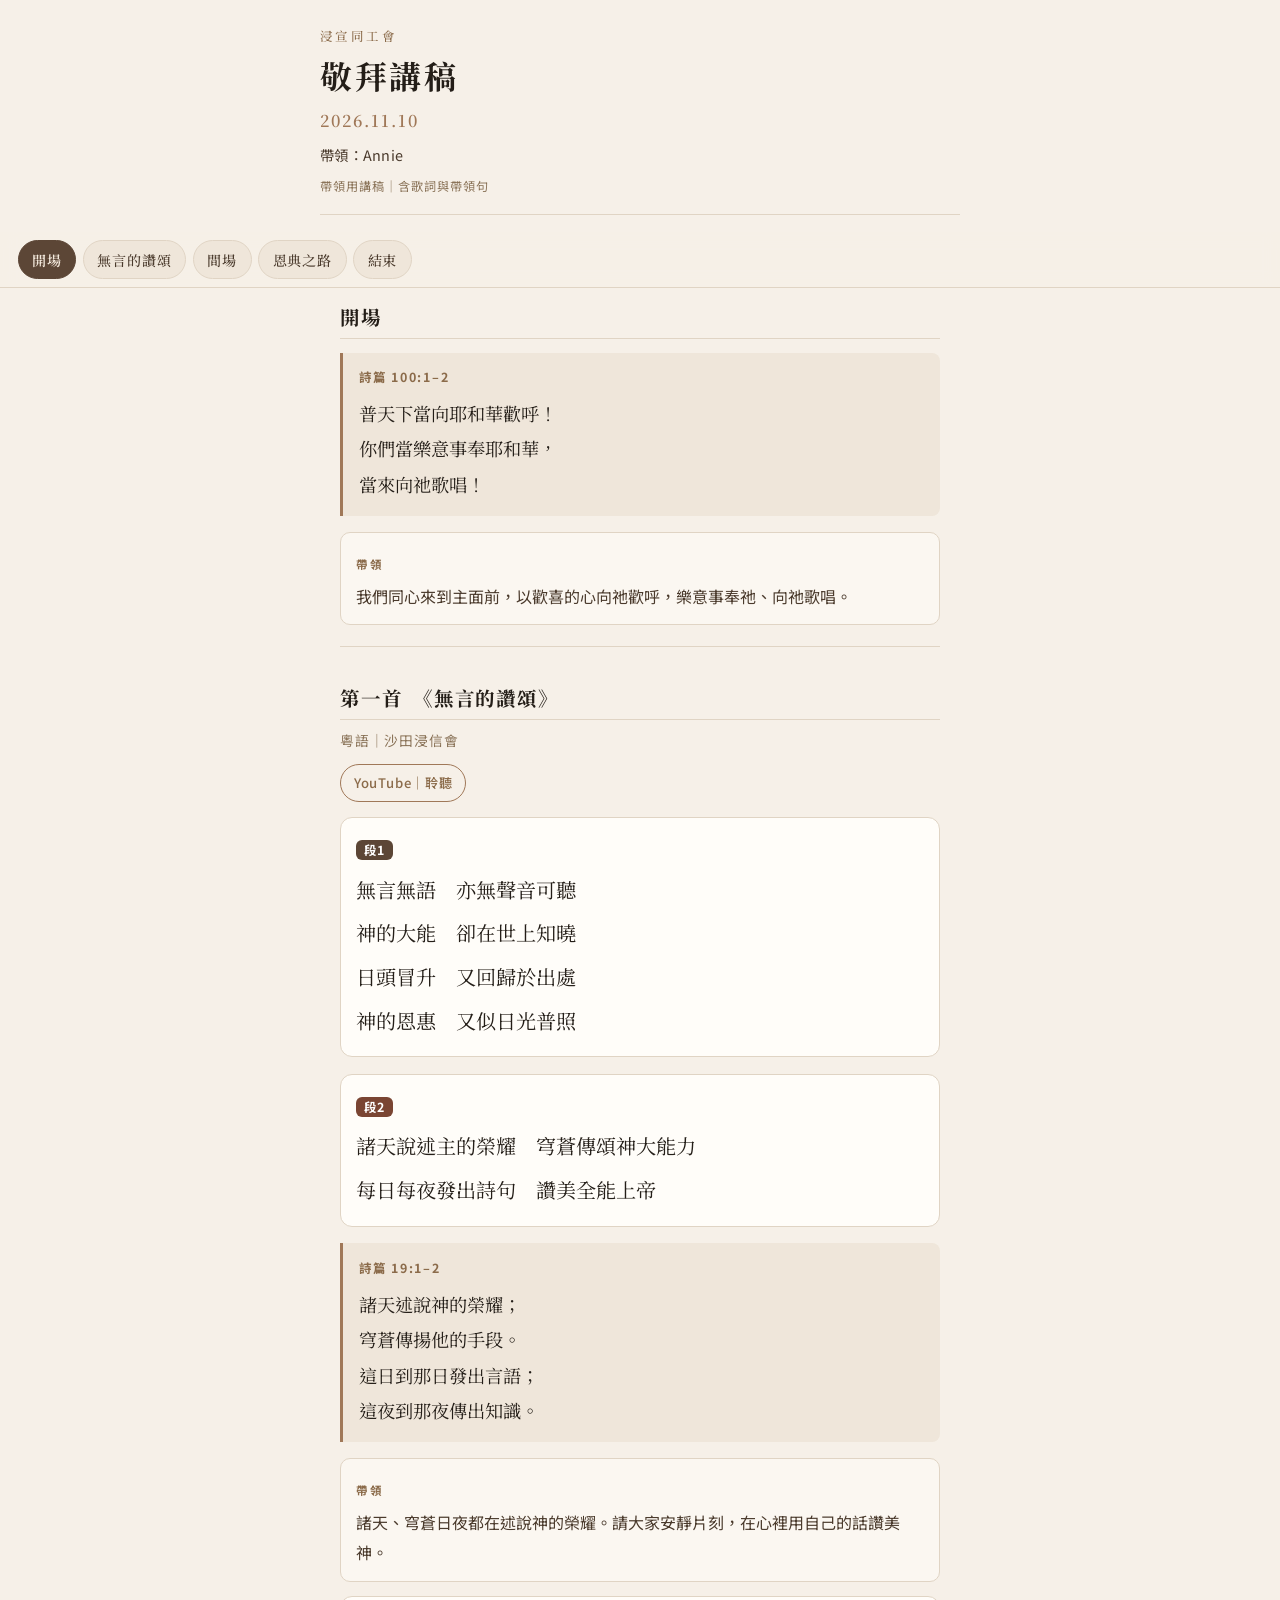
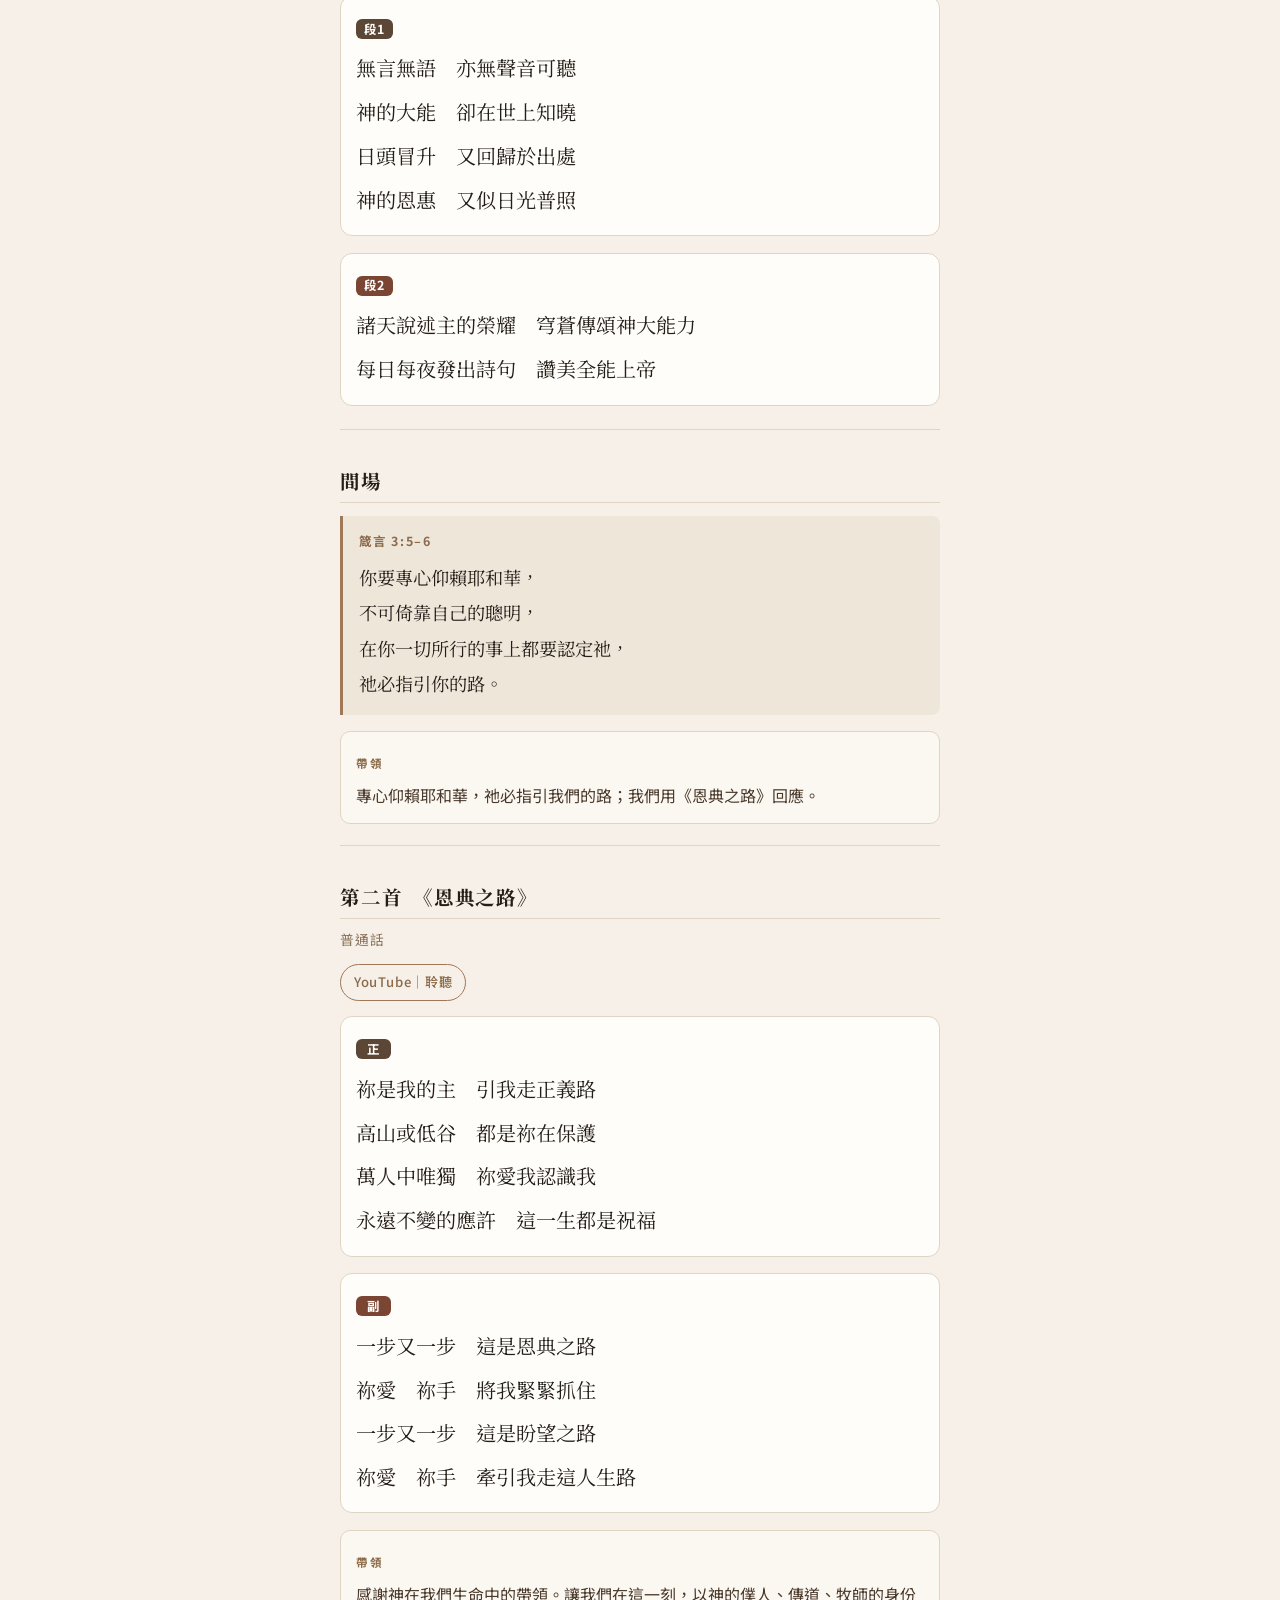
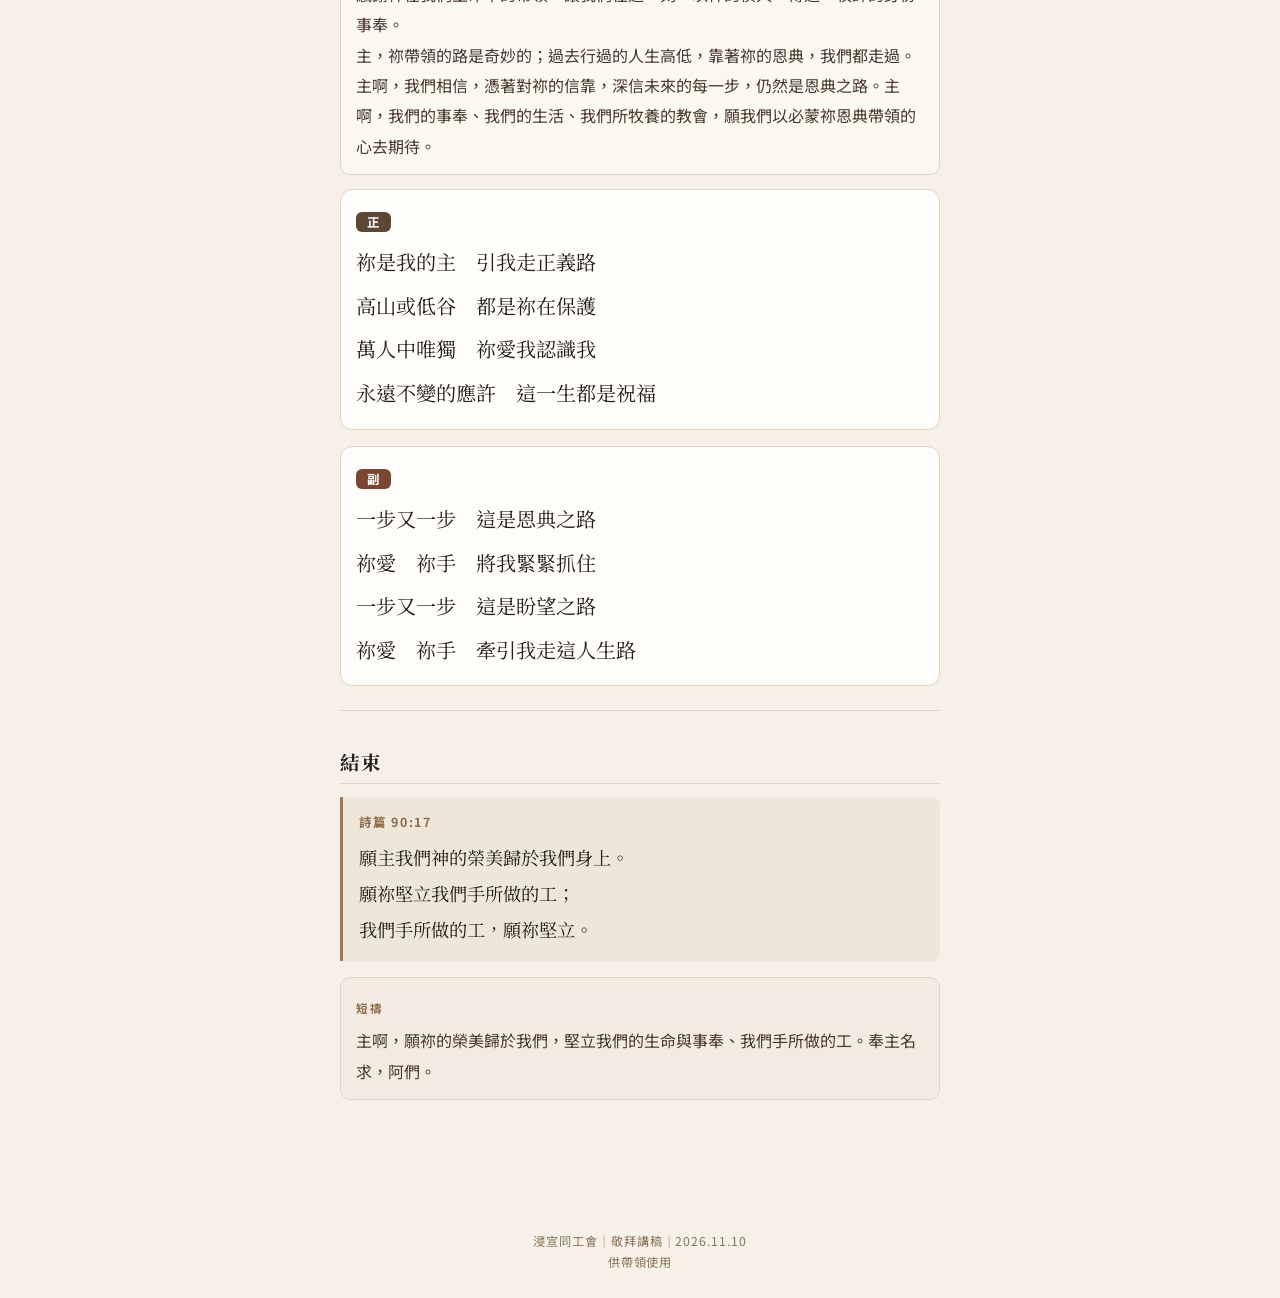
<file: index.html>
<!DOCTYPE html>
<html lang="zh-Hant">
<head>
  <meta charset="UTF-8" />
  <meta name="viewport" content="width=device-width, initial-scale=1, viewport-fit=cover" />
  <meta name="theme-color" content="#5c4636" />
  <meta name="apple-mobile-web-app-capable" content="yes" />
  <meta name="apple-mobile-web-app-status-bar-style" content="default" />
  <meta name="description" content="浸宣同工會｜敬拜講稿｜2026.11.10｜帶領：Annie" />
  <title>浸宣同工會｜敬拜講稿｜2026.11.10</title>
  <link rel="preconnect" href="https://fonts.googleapis.com" />
  <link rel="preconnect" href="https://fonts.gstatic.com" crossorigin />
  <link href="https://fonts.googleapis.com/css2?family=Noto+Sans+TC:wght@400;500;700&family=Noto+Serif+TC:wght@400;600;700&display=swap" rel="stylesheet" />
  <link rel="stylesheet" href="styles.css?v=20261110d" />
</head>
<body>
  <header class="app-header" id="top">
    <div class="header-inner">
      <p class="eyebrow">浸宣同工會</p>
      <h1 class="app-title">敬拜講稿</h1>
      <p class="app-date">2026.11.10</p>
      <p class="app-meta">帶領：Annie</p>
      <p class="app-note">帶領用講稿｜含歌詞與帶領句</p>
    </div>
  </header>

  <nav class="nav-chips" id="nav" aria-label="快速導覽">
    <a href="#open">開場</a>
    <a href="#song1">無言的讚頌</a>
    <a href="#transit">間場</a>
    <a href="#song2">恩典之路</a>
    <a href="#close">結束</a>
  </nav>

  <main>
    <!-- 開場 -->
    <section class="section" id="open">
      <div class="section-head">
        <h2 class="section-title">開場</h2>
      </div>

      <blockquote class="scripture">
        <cite>詩篇 100:1–2</cite>
        <p>普天下當向耶和華歡呼！</p>
        <p>你們當樂意事奉耶和華，</p>
        <p>當來向祂歌唱！</p>
      </blockquote>

      <div class="cue">
        <span class="cue-label">帶領</span>
        <p>我們同心來到主面前，以歡喜的心向祂歡呼，樂意事奉祂、向祂歌唱。</p>
      </div>
    </section>

    <!-- 第一首 -->
    <section class="section song-section" id="song1">
      <div class="section-head">
        <h2 class="section-title">第一首　《無言的讚頌》</h2>
      </div>
      <p class="song-meta">粵語｜沙田浸信會</p>
      <p class="yt-link"><a href="https://www.youtube.com/watch?v=5gyQFFRFEiA" target="_blank" rel="noopener noreferrer">YouTube｜聆聽</a></p>

      <article class="lyric-block" id="lyric-s1-a">
        <span class="badge badge-zheng">段1</span>
        <div class="lyrics">
          <p>無言無語　亦無聲音可聽</p>
          <p>神的大能　卻在世上知曉</p>
          <p>日頭冒升　又回歸於出處</p>
          <p>神的恩惠　又似日光普照</p>
        </div>
      </article>

      <article class="lyric-block" id="lyric-s1-b">
        <span class="badge badge-fu">段2</span>
        <div class="lyrics">
          <p>諸天說述主的榮耀　穹蒼傳頌神大能力</p>
          <p>每日每夜發出詩句　讚美全能上帝</p>
        </div>
      </article>

      <blockquote class="scripture">
        <cite>詩篇 19:1–2</cite>
        <p>諸天述說神的榮耀；</p>
        <p>穹蒼傳揚他的手段。</p>
        <p>這日到那日發出言語；</p>
        <p>這夜到那夜傳出知識。</p>
      </blockquote>

      <div class="cue">
        <span class="cue-label">帶領</span>
        <p>諸天、穹蒼日夜都在述說神的榮耀。請大家安靜片刻，在心裡用自己的話讚美神。</p>
      </div>

      <article class="lyric-block" id="lyric-s1-a2">
        <span class="badge badge-zheng">段1</span>
        <div class="lyrics">
          <p>無言無語　亦無聲音可聽</p>
          <p>神的大能　卻在世上知曉</p>
          <p>日頭冒升　又回歸於出處</p>
          <p>神的恩惠　又似日光普照</p>
        </div>
      </article>

      <article class="lyric-block" id="lyric-s1-b2">
        <span class="badge badge-fu">段2</span>
        <div class="lyrics">
          <p>諸天說述主的榮耀　穹蒼傳頌神大能力</p>
          <p>每日每夜發出詩句　讚美全能上帝</p>
        </div>
      </article>
    </section>

    <!-- 間場／過渡 -->
    <section class="section" id="transit">
      <div class="section-head">
        <h2 class="section-title">間場</h2>
      </div>

      <blockquote class="scripture">
        <cite>箴言 3:5–6</cite>
        <p>你要專心仰賴耶和華，</p>
        <p>不可倚靠自己的聰明，</p>
        <p>在你一切所行的事上都要認定祂，</p>
        <p>祂必指引你的路。</p>
      </blockquote>

      <div class="cue">
        <span class="cue-label">帶領</span>
        <p>專心仰賴耶和華，祂必指引我們的路；我們用《恩典之路》回應。</p>
      </div>
    </section>

    <!-- 第二首 -->
    <section class="section song-section" id="song2">
      <div class="section-head">
        <h2 class="section-title">第二首　《恩典之路》</h2>
      </div>
      <p class="song-meta">普通話</p>
      <p class="yt-link"><a href="https://www.youtube.com/watch?v=YaJ5gof0YNQ" target="_blank" rel="noopener noreferrer">YouTube｜聆聽</a></p>

      <article class="lyric-block" id="lyric-s2-z">
        <span class="badge badge-zheng">正</span>
        <div class="lyrics">
          <p>祢是我的主　引我走正義路</p>
          <p>高山或低谷　都是祢在保護</p>
          <p>萬人中唯獨　祢愛我認識我</p>
          <p>永遠不變的應許　這一生都是祝福</p>
        </div>
      </article>

      <article class="lyric-block" id="lyric-s2-f">
        <span class="badge badge-fu">副</span>
        <div class="lyrics">
          <p>一步又一步　這是恩典之路</p>
          <p>祢愛　祢手　將我緊緊抓住</p>
          <p>一步又一步　這是盼望之路</p>
          <p>祢愛　祢手　牽引我走這人生路</p>
        </div>
      </article>

      <div class="cue">
        <span class="cue-label">帶領</span>
        <p>感謝神在我們生命中的帶領。讓我們在這一刻，以神的僕人、傳道、牧師的身份事奉。</p>
        <p>主，祢帶領的路是奇妙的；過去行過的人生高低，靠著祢的恩典，我們都走過。主啊，我們相信，憑著對祢的信靠，深信未來的每一步，仍然是恩典之路。主啊，我們的事奉、我們的生活、我們所牧養的教會，願我們以必蒙祢恩典帶領的心去期待。</p>
      </div>

      <article class="lyric-block" id="lyric-s2-z2">
        <span class="badge badge-zheng">正</span>
        <div class="lyrics">
          <p>祢是我的主　引我走正義路</p>
          <p>高山或低谷　都是祢在保護</p>
          <p>萬人中唯獨　祢愛我認識我</p>
          <p>永遠不變的應許　這一生都是祝福</p>
        </div>
      </article>

      <article class="lyric-block" id="lyric-s2-f2">
        <span class="badge badge-fu">副</span>
        <div class="lyrics">
          <p>一步又一步　這是恩典之路</p>
          <p>祢愛　祢手　將我緊緊抓住</p>
          <p>一步又一步　這是盼望之路</p>
          <p>祢愛　祢手　牽引我走這人生路</p>
        </div>
      </article>
    </section>

    <!-- 結束 -->
    <section class="section" id="close">
      <div class="section-head">
        <h2 class="section-title">結束</h2>
      </div>

      <blockquote class="scripture">
        <cite>詩篇 90:17</cite>
        <p>願主我們神的榮美歸於我們身上。</p>
        <p>願祢堅立我們手所做的工；</p>
        <p>我們手所做的工，願祢堅立。</p>
      </blockquote>

      <div class="cue cue-pray">
        <span class="cue-label">短禱</span>
        <p>主啊，願祢的榮美歸於我們，堅立我們的生命與事奉、我們手所做的工。奉主名求，阿們。</p>
      </div>
    </section>
  </main>

  <footer class="app-footer">
    <p>浸宣同工會｜敬拜講稿｜2026.11.10</p>
    <p>供帶領使用</p>
  </footer>

  <script src="app.js?v=20261110d"></script>
</body>
</html>
</file>
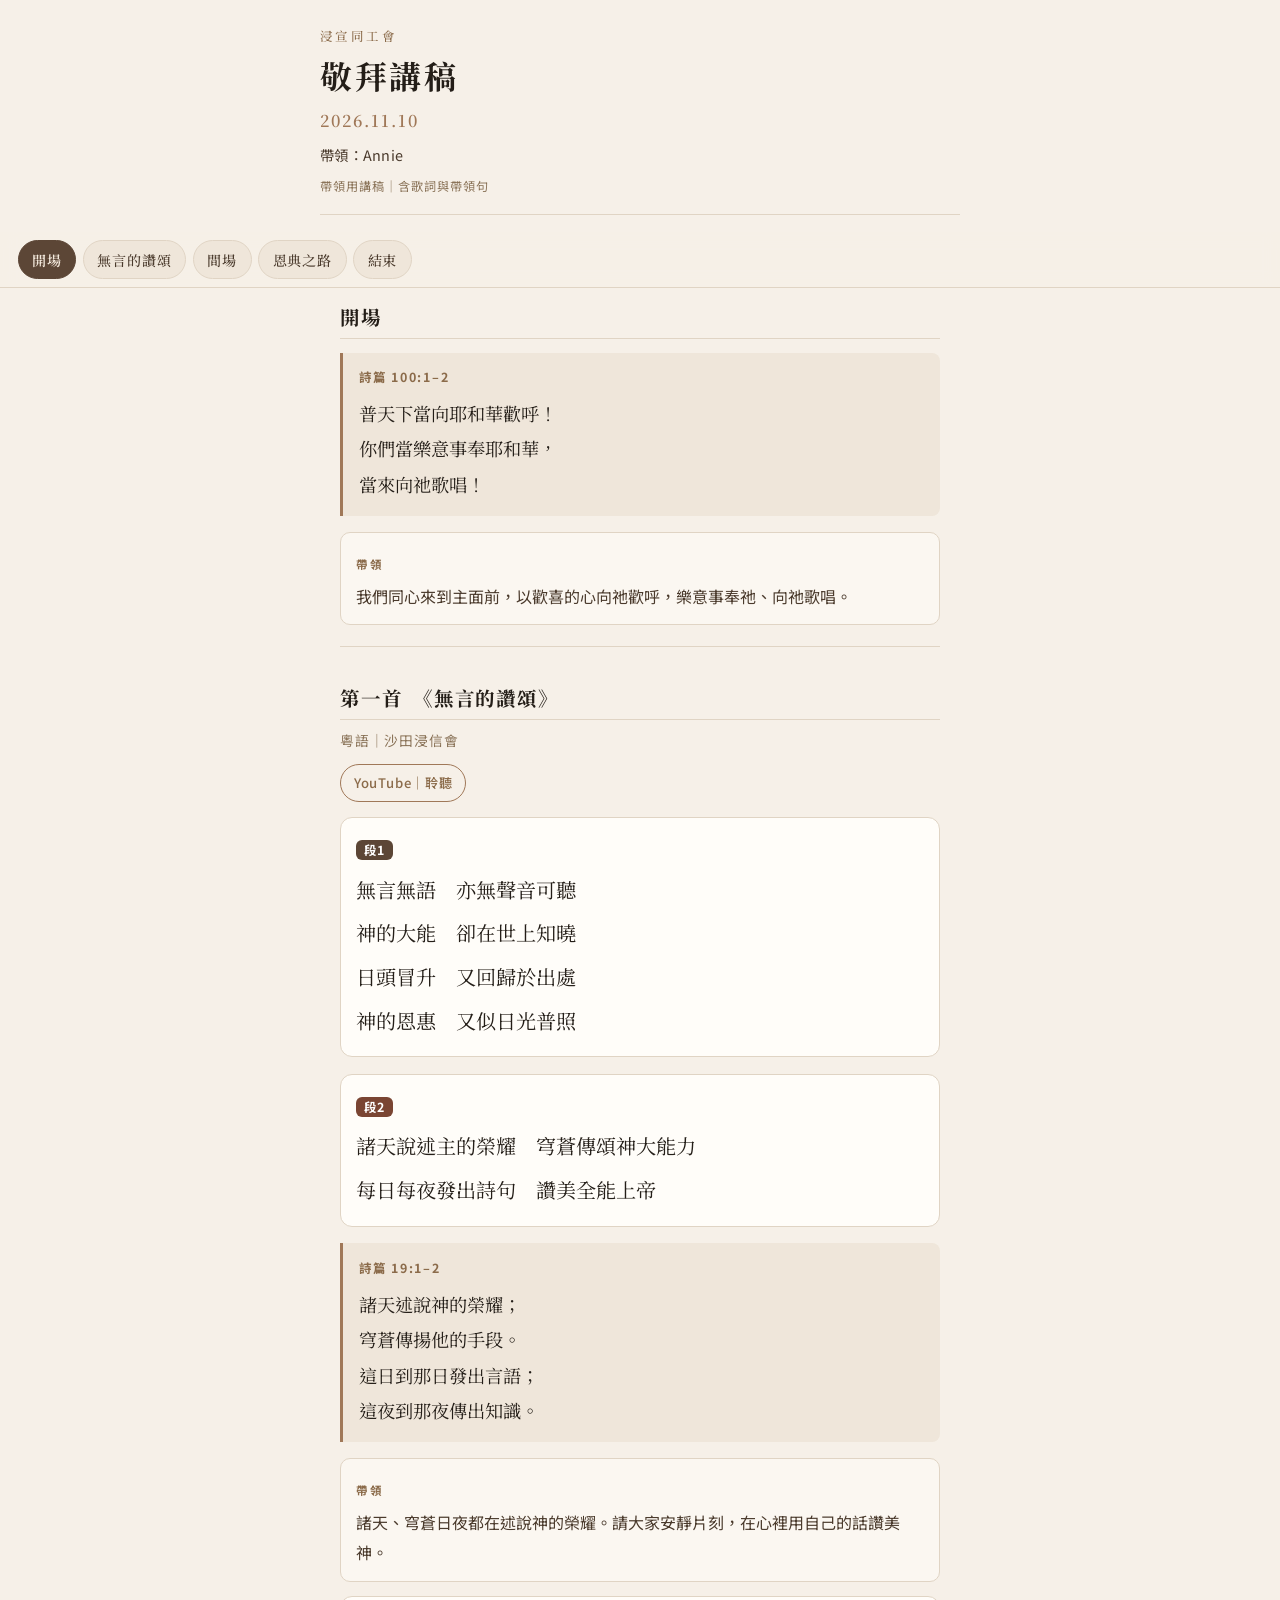
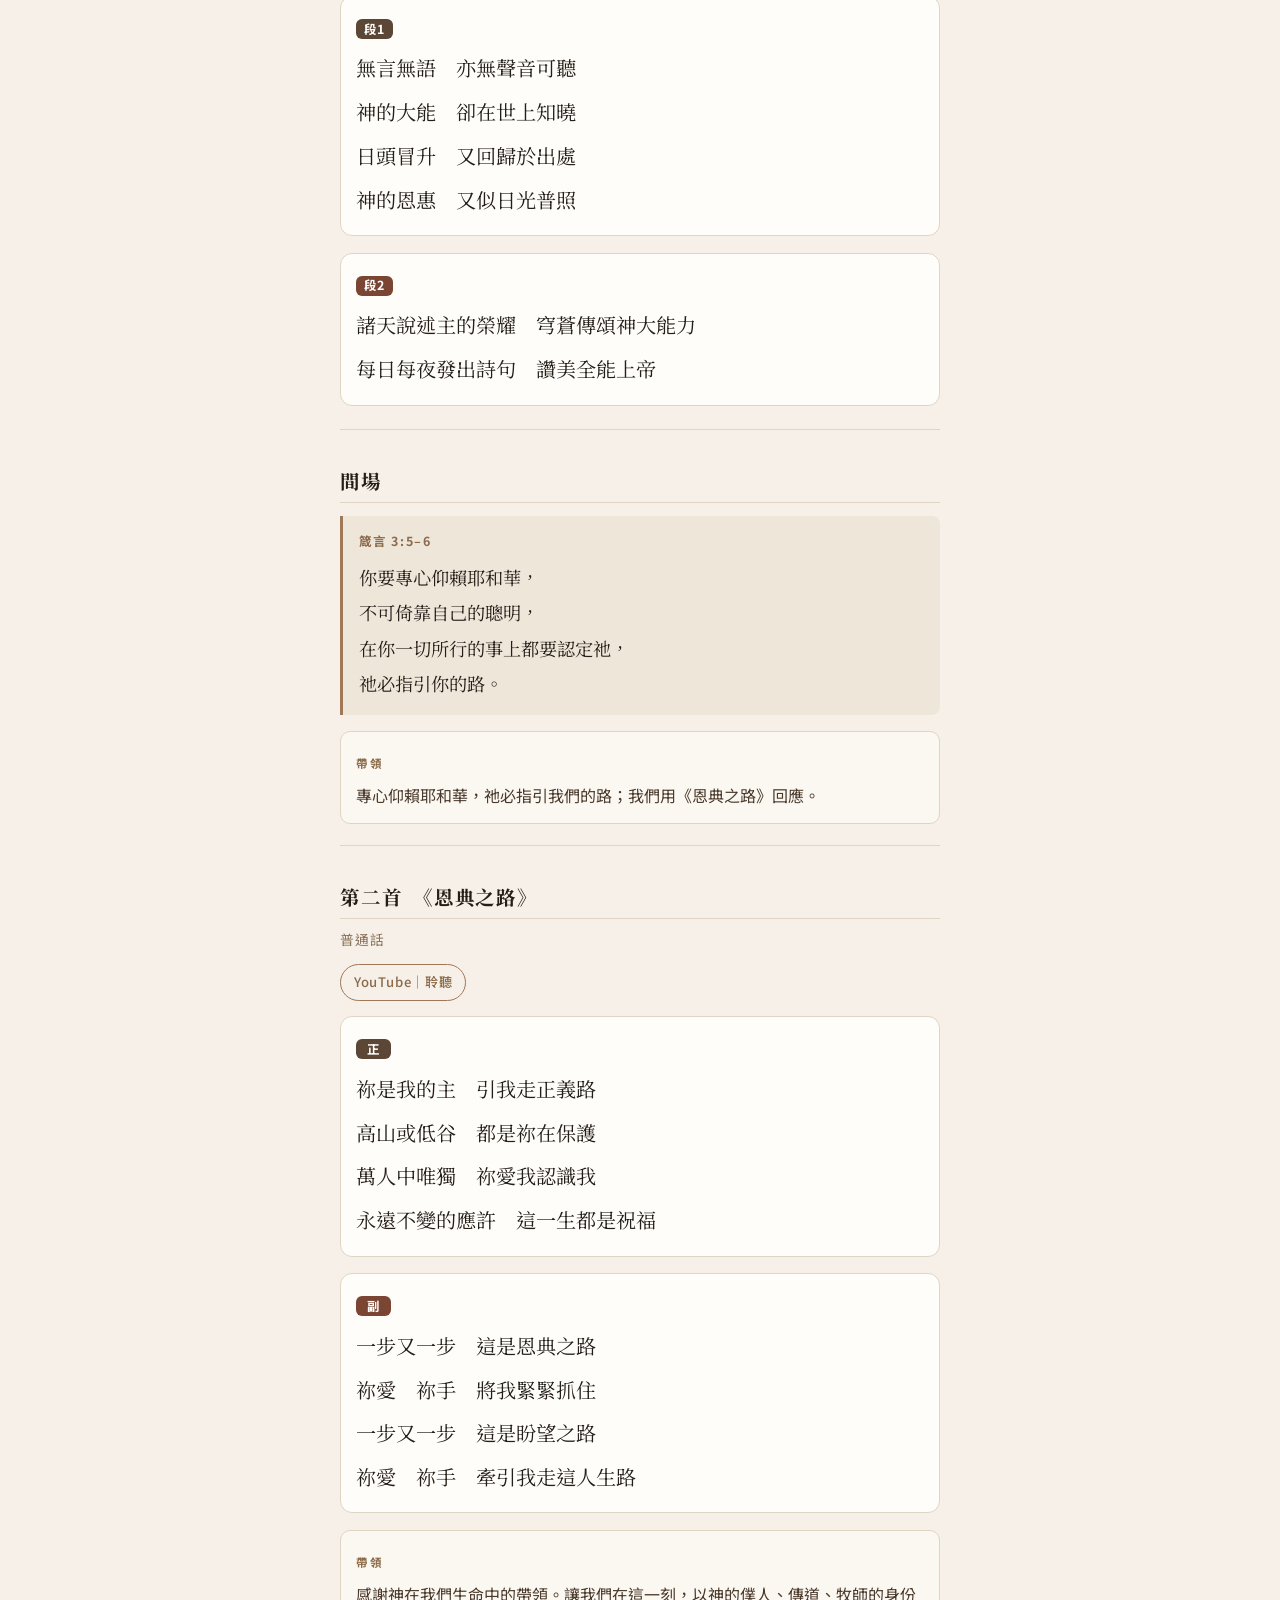
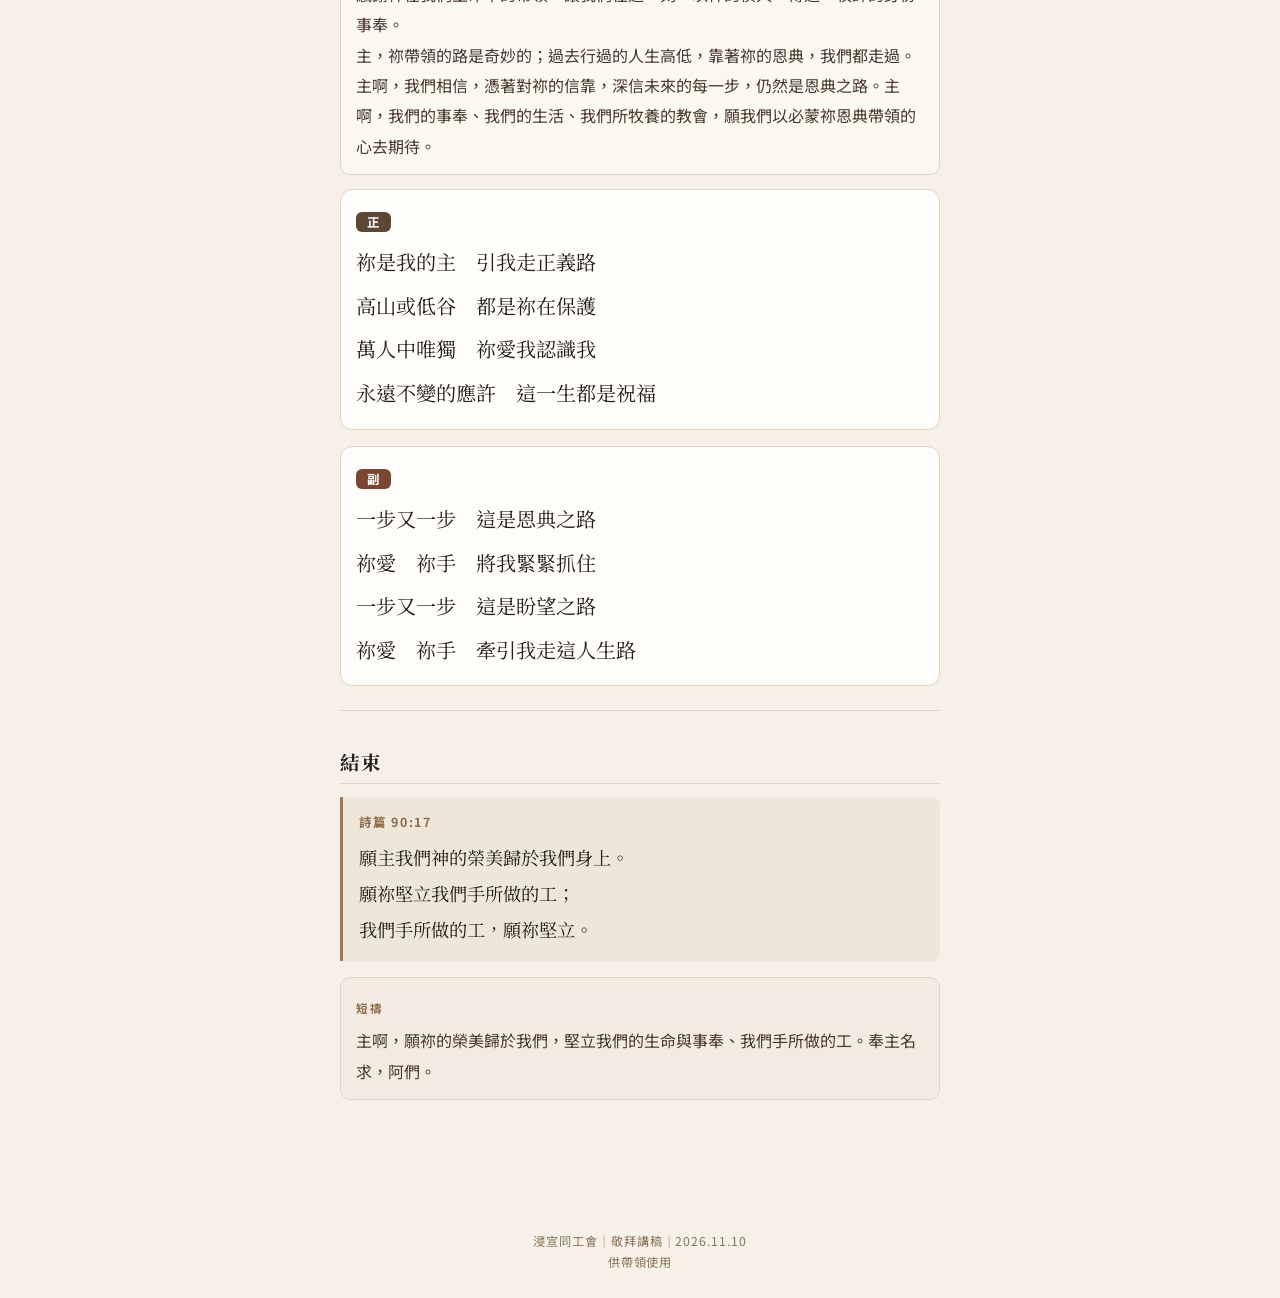
<file: all.html>
<!DOCTYPE html>
<html lang="zh-Hant">
<head>
  <meta charset="UTF-8" />
  <meta name="viewport" content="width=device-width, initial-scale=1, viewport-fit=cover" />
  <meta name="theme-color" content="#5c4636" />
  <meta name="apple-mobile-web-app-capable" content="yes" />
  <meta name="apple-mobile-web-app-status-bar-style" content="default" />
  <meta name="description" content="浸宣同工會｜敬拜講稿｜2026.11.10｜帶領：Annie" />
  <title>浸宣同工會｜敬拜講稿｜2026.11.10</title>
  <link rel="preconnect" href="https://fonts.googleapis.com" />
  <link rel="preconnect" href="https://fonts.gstatic.com" crossorigin />
  <link href="https://fonts.googleapis.com/css2?family=Noto+Sans+TC:wght@400;500;700&family=Noto+Serif+TC:wght@400;600;700&display=swap" rel="stylesheet" />
  <style>
/* 浸宣同工會｜敬拜講稿｜2026.11.10｜帶領用手機講稿 */
:root {
  --paper: #F6F0E8;
  --paper-soft: #efe6da;
  --ink: #241e18;
  --ink-soft: #4a3a2c;
  --muted: #8a7358;
  --spine: #5c4636;
  --spine-text: #f3e9dc;
  --accent: #a07858;
  --accent-deep: #8b6b4a;
  --fu: #7a4533;
  --end: #6b5340;
  --rule: #e0d4c4;
  --line: #d4c0a8;
  --now: #d9c4a0;
  --serif: "Noto Serif TC", "Songti TC", "PMingLiU", "MingLiU", "Source Han Serif TC", serif;
  --sans: "Noto Sans TC", "PingFang TC", "Microsoft JhengHei", "Helvetica Neue", sans-serif;
  --safe-top: env(safe-area-inset-top, 0px);
  --safe-bottom: env(safe-area-inset-bottom, 0px);
  --nav-h: 3.6rem;
}

*, *::before, *::after { box-sizing: border-box; }

html {
  scroll-behavior: smooth;
  -webkit-text-size-adjust: 100%;
  scroll-padding-top: calc(var(--nav-h) + 0.85rem + var(--safe-top));
}

body {
  margin: 0;
  overflow-x: hidden;
  background: var(--paper);
  color: var(--ink);
  font-family: var(--sans);
  font-size: 17px;
  line-height: 1.85;
  min-height: 100dvh;
}

a { color: var(--accent-deep); }

/* —— Header —— */
.app-header {
  padding: calc(1.55rem + var(--safe-top)) 1.25rem 1.05rem;
}
.header-inner {
  max-width: 640px;
  margin: 0 auto;
  padding-bottom: 1.05rem;
  border-bottom: 1px solid var(--rule);
}
.eyebrow {
  margin: 0 0 0.4rem;
  font-family: var(--serif);
  font-size: 0.78rem;
  font-weight: 500;
  letter-spacing: 0.28em;
  color: var(--accent-deep);
}
.app-title {
  margin: 0;
  font-family: var(--serif);
  font-weight: 700;
  font-size: 1.85rem;
  line-height: 1.35;
  letter-spacing: 0.08em;
  color: var(--ink);
}
.app-date {
  margin: 0.45rem 0 0;
  font-family: var(--serif);
  font-size: 1.02rem;
  font-weight: 600;
  letter-spacing: 0.12em;
  color: var(--accent);
}
.app-meta {
  margin: 0.45rem 0 0;
  font-size: 0.9rem;
  color: var(--ink-soft);
  letter-spacing: 0.02em;
}
.app-note {
  margin: 0.4rem 0 0;
  font-size: 0.76rem;
  color: var(--muted);
  letter-spacing: 0.08em;
}

/* —— Sticky nav —— */
.nav-chips {
  position: sticky;
  top: 0;
  z-index: 70;
  display: flex;
  flex-wrap: nowrap;
  gap: 0.4rem;
  margin: 0;
  padding: 0.5rem 1.1rem;
  padding-top: calc(0.5rem + var(--safe-top));
  overflow-x: auto;
  -webkit-overflow-scrolling: touch;
  scrollbar-width: none;
  background: rgba(246, 240, 232, 0.96);
  border-bottom: 1px solid var(--rule);
  backdrop-filter: blur(8px);
  -webkit-backdrop-filter: blur(8px);
}
.nav-chips::-webkit-scrollbar { display: none; }
.nav-chips a {
  flex: 0 0 auto;
  display: inline-flex;
  align-items: center;
  min-height: 2.4rem;
  padding: 0.35rem 0.85rem;
  text-decoration: none;
  font-family: var(--serif);
  font-size: 0.88rem;
  font-weight: 500;
  letter-spacing: 0.06em;
  color: var(--ink-soft);
  background: var(--paper-soft);
  border: 1px solid var(--rule);
  border-radius: 999px;
  white-space: nowrap;
  -webkit-tap-highlight-color: transparent;
}
.nav-chips a.active {
  color: var(--spine-text);
  font-weight: 600;
  background: var(--spine);
  border-color: var(--spine);
}
.nav-chips a:focus-visible {
  outline: 2px solid var(--accent-deep);
  outline-offset: 2px;
}

/* —— Page body —— */
main {
  max-width: 640px;
  margin: 0 auto;
  padding: 1rem 1.25rem calc(4.5rem + var(--safe-bottom));
}

.section {
  scroll-margin-top: calc(var(--nav-h) + 0.85rem + var(--safe-top));
  margin: 0 0 2.4rem;
  padding-bottom: 0.4rem;
  border-bottom: 1px solid var(--rule);
}
.section:last-of-type { border-bottom: none; }

.section-head {
  display: flex;
  align-items: baseline;
  justify-content: space-between;
  gap: 0.75rem;
  margin: 0 0 0.85rem;
  padding-bottom: 0.4rem;
  border-bottom: 1px solid var(--rule);
}
.section-title {
  margin: 0;
  font-family: var(--serif);
  font-size: 1.22rem;
  font-weight: 700;
  letter-spacing: 0.04em;
  color: var(--ink);
  line-height: 1.4;
}
.time-badge {
  flex: 0 0 auto;
  font-size: 0.78rem;
  font-weight: 700;
  letter-spacing: 0.04em;
  color: var(--spine);
  background: var(--paper-soft);
  border: 1px solid var(--line);
  border-radius: 999px;
  padding: 0.15rem 0.65rem;
}

.song-meta {
  margin: -0.35rem 0 0.7rem;
  font-size: 0.86rem;
  color: var(--muted);
  letter-spacing: 0.06em;
}

/* —— Scripture —— */
.scripture {
  margin: 0 0 1rem;
  padding: 0.85rem 1rem;
  background: var(--paper-soft);
  border-left: 3px solid var(--accent);
  border-radius: 0 8px 8px 0;
}
.scripture cite {
  display: block;
  margin: 0 0 0.4rem;
  font-style: normal;
  font-family: var(--sans);
  font-size: 0.78rem;
  font-weight: 700;
  letter-spacing: 0.14em;
  color: var(--accent-deep);
}
.scripture p {
  margin: 0;
  font-family: var(--serif);
  font-size: 1.08rem;
  line-height: 1.95;
  color: var(--ink);
}

/* —— Host cues —— */
.cue {
  margin: 0 0 0.9rem;
  padding: 0.8rem 0.95rem;
  background: #fbf7f1;
  border: 1px solid var(--rule);
  border-radius: 10px;
}
.cue-pray {
  background: #f3ebe1;
}
.cue-label {
  display: inline-block;
  margin: 0 0 0.35rem;
  font-size: 0.72rem;
  font-weight: 700;
  letter-spacing: 0.16em;
  color: var(--accent-deep);
}
.cue p {
  margin: 0;
  font-size: 1rem;
  line-height: 1.9;
  color: var(--ink-soft);
}

/* —— Sing-order checklist —— */
.order-box {
  margin: 0 0 1.25rem;
  padding: 0.85rem 0.9rem 0.75rem;
  background: var(--paper-soft);
  border: 1px solid var(--line);
  border-radius: 12px;
}
.order-head {
  display: flex;
  align-items: center;
  justify-content: space-between;
  gap: 0.75rem;
  margin-bottom: 0.55rem;
}
.order-title {
  margin: 0;
  font-size: 0.78rem;
  font-weight: 700;
  letter-spacing: 0.18em;
  color: var(--accent-deep);
}
.order-reset {
  appearance: none;
  border: 0;
  background: transparent;
  padding: 0.15rem 0.2rem;
  font-family: inherit;
  font-size: 0.76rem;
  color: var(--muted);
  letter-spacing: 0.06em;
  cursor: pointer;
}
.order-reset:focus-visible {
  outline: 2px solid var(--accent-deep);
  outline-offset: 2px;
}
.order-list {
  list-style: none;
  display: flex;
  flex-wrap: wrap;
  align-items: center;
  gap: 0.35rem 0.25rem;
  margin: 0;
  padding: 0;
}
.order-arrow {
  color: var(--muted);
  font-size: 0.85rem;
  padding: 0 0.05rem;
  user-select: none;
}
.order-step {
  display: inline-flex;
  align-items: center;
  gap: 0.28rem;
  min-height: 2.35rem;
  padding: 0.2rem 0.4rem 0.2rem 0.3rem;
  border: 1px dashed var(--line);
  border-radius: 999px;
  background: var(--paper);
  font-family: inherit;
  cursor: pointer;
  -webkit-tap-highlight-color: transparent;
}
.order-step.is-now {
  border-style: solid;
  border-color: var(--spine);
  background: var(--now);
  box-shadow: 0 0 0 2px rgba(92, 70, 54, 0.12);
}
.order-step.is-done {
  opacity: 0.55;
  border-style: solid;
  border-color: var(--rule);
  background: transparent;
}
.order-step.is-done .badge { text-decoration: line-through; }
.step-mark {
  width: 0.95rem;
  height: 0.95rem;
  border: 1.5px solid var(--accent-deep);
  border-radius: 3px;
  background: var(--paper);
  flex: 0 0 auto;
  position: relative;
}
.order-step.is-done .step-mark {
  background: var(--spine);
  border-color: var(--spine);
}
.order-step.is-done .step-mark::after {
  content: "";
  position: absolute;
  left: 0.22rem;
  top: 0.02rem;
  width: 0.28rem;
  height: 0.5rem;
  border: solid var(--spine-text);
  border-width: 0 1.6px 1.6px 0;
  transform: rotate(45deg);
}
.step-count {
  font-size: 0.72rem;
  font-weight: 700;
  color: var(--ink-soft);
  letter-spacing: 0.02em;
}
.order-note {
  margin: 0.55rem 0 0;
  font-size: 0.82rem;
  line-height: 1.7;
  color: var(--ink-soft);
}

/* —— Badges 正／副／尾 —— */
.badge {
  display: inline-flex;
  align-items: center;
  justify-content: center;
  min-width: 2.15rem;
  padding: 0.12rem 0.48rem;
  border-radius: 6px;
  font-family: var(--sans);
  font-size: 0.78rem;
  font-weight: 700;
  letter-spacing: 0.08em;
  line-height: 1.3;
  color: #fff;
}
.badge-zheng { background: var(--spine); }
.badge-fu { background: var(--fu); }
.badge-end { background: var(--end); }

/* —— Lyrics —— */
.lyric-block {
  margin: 0 0 1.05rem;
  padding: 0.85rem 0.95rem 0.95rem;
  background: #fffdf9;
  border: 1px solid var(--rule);
  border-radius: 12px;
}
.lyric-block.is-now {
  border-color: var(--spine);
  box-shadow: 0 0 0 2px rgba(92, 70, 54, 0.1);
  background: #fffaf2;
}
.lyric-block .badge { margin-bottom: 0.55rem; }
.lyrics {
  font-family: var(--serif);
  font-size: 1.18rem;
  line-height: 2.05;
  color: var(--ink);
}
.lyrics p { margin: 0 0 0.15rem; }
.lyrics p:last-child { margin-bottom: 0; }
.lyric-hint {
  margin: 0.55rem 0 0;
  font-size: 0.78rem;
  color: var(--accent-deep);
  letter-spacing: 0.06em;
}

/* —— YouTube —— */
.yt-link { margin: 0 0 0.95rem; }
.yt-link a {
  display: inline-block;
  text-decoration: none;
  font-size: 0.82rem;
  font-weight: 500;
  letter-spacing: 0.06em;
  color: var(--accent-deep);
  padding: 0.35rem 0.8rem;
  border: 1px solid var(--accent);
  border-radius: 999px;
  -webkit-tap-highlight-color: transparent;
}
.yt-link a:hover,
.yt-link a:focus-visible {
  color: var(--spine-text);
  background: var(--accent);
  border-color: var(--accent);
  outline: none;
}

/* —— Footer —— */
.app-footer {
  max-width: 640px;
  margin: 0 auto;
  padding: 0 1.25rem calc(1.6rem + var(--safe-bottom));
  text-align: center;
  color: var(--muted);
  font-size: 0.76rem;
  letter-spacing: 0.08em;
  line-height: 1.7;
}
.app-footer p { margin: 0; }

@media (min-width: 420px) {
  .app-title { font-size: 2rem; }
  .lyrics { font-size: 1.26rem; }
  .scripture p { font-size: 1.14rem; }
}

</style>
</head>
<body>
  <header class="app-header" id="top">
    <div class="header-inner">
      <p class="eyebrow">浸宣同工會</p>
      <h1 class="app-title">敬拜講稿</h1>
      <p class="app-date">2026.11.10</p>
      <p class="app-meta">帶領：Annie</p>
      <p class="app-note">帶領用講稿｜含歌詞與帶領句</p>
    </div>
  </header>

  <nav class="nav-chips" id="nav" aria-label="快速導覽">
    <a href="#open">開場</a>
    <a href="#song1">無言的讚頌</a>
    <a href="#transit">間場</a>
    <a href="#song2">恩典之路</a>
    <a href="#close">結束</a>
  </nav>

  <main>
    <!-- 開場 -->
    <section class="section" id="open">
      <div class="section-head">
        <h2 class="section-title">開場</h2>
      </div>

      <blockquote class="scripture">
        <cite>詩篇 100:1–2</cite>
        <p>普天下當向耶和華歡呼！</p>
        <p>你們當樂意事奉耶和華，</p>
        <p>當來向祂歌唱！</p>
      </blockquote>

      <div class="cue">
        <span class="cue-label">帶領</span>
        <p>我們同心來到主面前，以歡喜的心向祂歡呼，樂意事奉祂、向祂歌唱。</p>
      </div>
    </section>

    <!-- 第一首 -->
    <section class="section song-section" id="song1">
      <div class="section-head">
        <h2 class="section-title">第一首　《無言的讚頌》</h2>
      </div>
      <p class="song-meta">粵語｜沙田浸信會</p>
      <p class="yt-link"><a href="https://www.youtube.com/watch?v=5gyQFFRFEiA" target="_blank" rel="noopener noreferrer">YouTube｜聆聽</a></p>

      <article class="lyric-block" id="lyric-s1-a">
        <span class="badge badge-zheng">段1</span>
        <div class="lyrics">
          <p>無言無語　亦無聲音可聽</p>
          <p>神的大能　卻在世上知曉</p>
          <p>日頭冒升　又回歸於出處</p>
          <p>神的恩惠　又似日光普照</p>
        </div>
      </article>

      <article class="lyric-block" id="lyric-s1-b">
        <span class="badge badge-fu">段2</span>
        <div class="lyrics">
          <p>諸天說述主的榮耀　穹蒼傳頌神大能力</p>
          <p>每日每夜發出詩句　讚美全能上帝</p>
        </div>
      </article>

      <blockquote class="scripture">
        <cite>詩篇 19:1–2</cite>
        <p>諸天述說神的榮耀；</p>
        <p>穹蒼傳揚他的手段。</p>
        <p>這日到那日發出言語；</p>
        <p>這夜到那夜傳出知識。</p>
      </blockquote>

      <div class="cue">
        <span class="cue-label">帶領</span>
        <p>諸天、穹蒼日夜都在述說神的榮耀。請大家安靜片刻，在心裡用自己的話讚美神。</p>
      </div>

      <article class="lyric-block" id="lyric-s1-a2">
        <span class="badge badge-zheng">段1</span>
        <div class="lyrics">
          <p>無言無語　亦無聲音可聽</p>
          <p>神的大能　卻在世上知曉</p>
          <p>日頭冒升　又回歸於出處</p>
          <p>神的恩惠　又似日光普照</p>
        </div>
      </article>

      <article class="lyric-block" id="lyric-s1-b2">
        <span class="badge badge-fu">段2</span>
        <div class="lyrics">
          <p>諸天說述主的榮耀　穹蒼傳頌神大能力</p>
          <p>每日每夜發出詩句　讚美全能上帝</p>
        </div>
      </article>
    </section>

    <!-- 間場／過渡 -->
    <section class="section" id="transit">
      <div class="section-head">
        <h2 class="section-title">間場</h2>
      </div>

      <blockquote class="scripture">
        <cite>箴言 3:5–6</cite>
        <p>你要專心仰賴耶和華，</p>
        <p>不可倚靠自己的聰明，</p>
        <p>在你一切所行的事上都要認定祂，</p>
        <p>祂必指引你的路。</p>
      </blockquote>

      <div class="cue">
        <span class="cue-label">帶領</span>
        <p>專心仰賴耶和華，祂必指引我們的路；我們用《恩典之路》回應。</p>
      </div>
    </section>

    <!-- 第二首 -->
    <section class="section song-section" id="song2">
      <div class="section-head">
        <h2 class="section-title">第二首　《恩典之路》</h2>
      </div>
      <p class="song-meta">普通話</p>
      <p class="yt-link"><a href="https://www.youtube.com/watch?v=YaJ5gof0YNQ" target="_blank" rel="noopener noreferrer">YouTube｜聆聽</a></p>

      <article class="lyric-block" id="lyric-s2-z">
        <span class="badge badge-zheng">正</span>
        <div class="lyrics">
          <p>祢是我的主　引我走正義路</p>
          <p>高山或低谷　都是祢在保護</p>
          <p>萬人中唯獨　祢愛我認識我</p>
          <p>永遠不變的應許　這一生都是祝福</p>
        </div>
      </article>

      <article class="lyric-block" id="lyric-s2-f">
        <span class="badge badge-fu">副</span>
        <div class="lyrics">
          <p>一步又一步　這是恩典之路</p>
          <p>祢愛　祢手　將我緊緊抓住</p>
          <p>一步又一步　這是盼望之路</p>
          <p>祢愛　祢手　牽引我走這人生路</p>
        </div>
      </article>

      <div class="cue">
        <span class="cue-label">帶領</span>
        <p>感謝神在我們生命中的帶領。讓我們在這一刻，以神的僕人、傳道、牧師的身份事奉。</p>
        <p>主，祢帶領的路是奇妙的；過去行過的人生高低，靠著祢的恩典，我們都走過。主啊，我們相信，憑著對祢的信靠，深信未來的每一步，仍然是恩典之路。主啊，我們的事奉、我們的生活、我們所牧養的教會，願我們以必蒙祢恩典帶領的心去期待。</p>
      </div>

      <article class="lyric-block" id="lyric-s2-z2">
        <span class="badge badge-zheng">正</span>
        <div class="lyrics">
          <p>祢是我的主　引我走正義路</p>
          <p>高山或低谷　都是祢在保護</p>
          <p>萬人中唯獨　祢愛我認識我</p>
          <p>永遠不變的應許　這一生都是祝福</p>
        </div>
      </article>

      <article class="lyric-block" id="lyric-s2-f2">
        <span class="badge badge-fu">副</span>
        <div class="lyrics">
          <p>一步又一步　這是恩典之路</p>
          <p>祢愛　祢手　將我緊緊抓住</p>
          <p>一步又一步　這是盼望之路</p>
          <p>祢愛　祢手　牽引我走這人生路</p>
        </div>
      </article>
    </section>

    <!-- 結束 -->
    <section class="section" id="close">
      <div class="section-head">
        <h2 class="section-title">結束</h2>
      </div>

      <blockquote class="scripture">
        <cite>詩篇 90:17</cite>
        <p>願主我們神的榮美歸於我們身上。</p>
        <p>願祢堅立我們手所做的工；</p>
        <p>我們手所做的工，願祢堅立。</p>
      </blockquote>

      <div class="cue cue-pray">
        <span class="cue-label">短禱</span>
        <p>主啊，願祢的榮美歸於我們，堅立我們的生命與事奉、我們手所做的工。奉主名求，阿們。</p>
      </div>
    </section>
  </main>

  <footer class="app-footer">
    <p>浸宣同工會｜敬拜講稿｜2026.11.10</p>
    <p>供帶領使用</p>
  </footer>

  <script>
/* 浸宣同工會｜敬拜講稿｜2026.11.10 */
(function () {
  "use strict";

  function $(sel, root) {
    return (root || document).querySelector(sel);
  }
  function $all(sel, root) {
    return Array.prototype.slice.call((root || document).querySelectorAll(sel));
  }

  function syncNavVar() {
    var nav = $("nav.nav-chips");
    if (!nav) return;
    document.documentElement.style.setProperty("--nav-h", nav.getBoundingClientRect().height + "px");
  }

  function navOffset() {
    var nav = $("nav.nav-chips");
    return (nav ? nav.getBoundingClientRect().height : 56) + 8;
  }

  function scrollToTarget(el, id) {
    if (!el) return;
    var top = el.getBoundingClientRect().top + window.pageYOffset - navOffset();
    window.scrollTo({ top: Math.max(0, top), behavior: "smooth" });
    if (id && history.replaceState) history.replaceState(null, "", "#" + id);
  }

  function initNavSpy() {
    var nav = $("nav.nav-chips");
    if (!nav) return;
    var links = $all("a[href^='#']", nav);
    var sections = links.map(function (a) {
      return document.getElementById((a.getAttribute("href") || "").slice(1));
    });

    links.forEach(function (a) {
      a.addEventListener("click", function (e) {
        var href = a.getAttribute("href") || "";
        if (href.charAt(0) !== "#") return;
        var id = href.slice(1);
        var el = document.getElementById(id);
        if (!el) return;
        e.preventDefault();
        scrollToTarget(el, id);
      });
    });

    function update() {
      var probe = navOffset() + 12;
      var idx = 0;
      sections.forEach(function (sec, i) {
        if (sec && sec.getBoundingClientRect().top <= probe) idx = i;
      });
      links.forEach(function (a, i) {
        a.classList.toggle("active", i === idx);
        if (i === idx) a.setAttribute("aria-current", "true");
        else a.removeAttribute("aria-current");
      });
    }

    var ticking = false;
    window.addEventListener("scroll", function () {
      if (ticking) return;
      ticking = true;
      requestAnimationFrame(function () {
        ticking = false;
        update();
      });
    }, { passive: true });
    window.addEventListener("resize", function () {
      syncNavVar();
      update();
    });
    syncNavVar();
    update();
  }

  if (document.readyState === "loading") document.addEventListener("DOMContentLoaded", initNavSpy);
  else initNavSpy();
})();

</script>
</body>
</html>
</file>
<file: styles.css>
/* 浸宣同工會｜敬拜講稿｜2026.11.10｜帶領用手機講稿 */
:root {
  --paper: #F6F0E8;
  --paper-soft: #efe6da;
  --ink: #241e18;
  --ink-soft: #4a3a2c;
  --muted: #8a7358;
  --spine: #5c4636;
  --spine-text: #f3e9dc;
  --accent: #a07858;
  --accent-deep: #8b6b4a;
  --fu: #7a4533;
  --end: #6b5340;
  --rule: #e0d4c4;
  --line: #d4c0a8;
  --now: #d9c4a0;
  --serif: "Noto Serif TC", "Songti TC", "PMingLiU", "MingLiU", "Source Han Serif TC", serif;
  --sans: "Noto Sans TC", "PingFang TC", "Microsoft JhengHei", "Helvetica Neue", sans-serif;
  --safe-top: env(safe-area-inset-top, 0px);
  --safe-bottom: env(safe-area-inset-bottom, 0px);
  --nav-h: 3.6rem;
}

*, *::before, *::after { box-sizing: border-box; }

html {
  scroll-behavior: smooth;
  -webkit-text-size-adjust: 100%;
  scroll-padding-top: calc(var(--nav-h) + 0.85rem + var(--safe-top));
}

body {
  margin: 0;
  overflow-x: hidden;
  background: var(--paper);
  color: var(--ink);
  font-family: var(--sans);
  font-size: 17px;
  line-height: 1.85;
  min-height: 100dvh;
}

a { color: var(--accent-deep); }

/* —— Header —— */
.app-header {
  padding: calc(1.55rem + var(--safe-top)) 1.25rem 1.05rem;
}
.header-inner {
  max-width: 640px;
  margin: 0 auto;
  padding-bottom: 1.05rem;
  border-bottom: 1px solid var(--rule);
}
.eyebrow {
  margin: 0 0 0.4rem;
  font-family: var(--serif);
  font-size: 0.78rem;
  font-weight: 500;
  letter-spacing: 0.28em;
  color: var(--accent-deep);
}
.app-title {
  margin: 0;
  font-family: var(--serif);
  font-weight: 700;
  font-size: 1.85rem;
  line-height: 1.35;
  letter-spacing: 0.08em;
  color: var(--ink);
}
.app-date {
  margin: 0.45rem 0 0;
  font-family: var(--serif);
  font-size: 1.02rem;
  font-weight: 600;
  letter-spacing: 0.12em;
  color: var(--accent);
}
.app-meta {
  margin: 0.45rem 0 0;
  font-size: 0.9rem;
  color: var(--ink-soft);
  letter-spacing: 0.02em;
}
.app-note {
  margin: 0.4rem 0 0;
  font-size: 0.76rem;
  color: var(--muted);
  letter-spacing: 0.08em;
}

/* —— Sticky nav —— */
.nav-chips {
  position: sticky;
  top: 0;
  z-index: 70;
  display: flex;
  flex-wrap: nowrap;
  gap: 0.4rem;
  margin: 0;
  padding: 0.5rem 1.1rem;
  padding-top: calc(0.5rem + var(--safe-top));
  overflow-x: auto;
  -webkit-overflow-scrolling: touch;
  scrollbar-width: none;
  background: rgba(246, 240, 232, 0.96);
  border-bottom: 1px solid var(--rule);
  backdrop-filter: blur(8px);
  -webkit-backdrop-filter: blur(8px);
}
.nav-chips::-webkit-scrollbar { display: none; }
.nav-chips a {
  flex: 0 0 auto;
  display: inline-flex;
  align-items: center;
  min-height: 2.4rem;
  padding: 0.35rem 0.85rem;
  text-decoration: none;
  font-family: var(--serif);
  font-size: 0.88rem;
  font-weight: 500;
  letter-spacing: 0.06em;
  color: var(--ink-soft);
  background: var(--paper-soft);
  border: 1px solid var(--rule);
  border-radius: 999px;
  white-space: nowrap;
  -webkit-tap-highlight-color: transparent;
}
.nav-chips a.active {
  color: var(--spine-text);
  font-weight: 600;
  background: var(--spine);
  border-color: var(--spine);
}
.nav-chips a:focus-visible {
  outline: 2px solid var(--accent-deep);
  outline-offset: 2px;
}

/* —— Page body —— */
main {
  max-width: 640px;
  margin: 0 auto;
  padding: 1rem 1.25rem calc(4.5rem + var(--safe-bottom));
}

.section {
  scroll-margin-top: calc(var(--nav-h) + 0.85rem + var(--safe-top));
  margin: 0 0 2.4rem;
  padding-bottom: 0.4rem;
  border-bottom: 1px solid var(--rule);
}
.section:last-of-type { border-bottom: none; }

.section-head {
  display: flex;
  align-items: baseline;
  justify-content: space-between;
  gap: 0.75rem;
  margin: 0 0 0.85rem;
  padding-bottom: 0.4rem;
  border-bottom: 1px solid var(--rule);
}
.section-title {
  margin: 0;
  font-family: var(--serif);
  font-size: 1.22rem;
  font-weight: 700;
  letter-spacing: 0.04em;
  color: var(--ink);
  line-height: 1.4;
}
.time-badge {
  flex: 0 0 auto;
  font-size: 0.78rem;
  font-weight: 700;
  letter-spacing: 0.04em;
  color: var(--spine);
  background: var(--paper-soft);
  border: 1px solid var(--line);
  border-radius: 999px;
  padding: 0.15rem 0.65rem;
}

.song-meta {
  margin: -0.35rem 0 0.7rem;
  font-size: 0.86rem;
  color: var(--muted);
  letter-spacing: 0.06em;
}

/* —— Scripture —— */
.scripture {
  margin: 0 0 1rem;
  padding: 0.85rem 1rem;
  background: var(--paper-soft);
  border-left: 3px solid var(--accent);
  border-radius: 0 8px 8px 0;
}
.scripture cite {
  display: block;
  margin: 0 0 0.4rem;
  font-style: normal;
  font-family: var(--sans);
  font-size: 0.78rem;
  font-weight: 700;
  letter-spacing: 0.14em;
  color: var(--accent-deep);
}
.scripture p {
  margin: 0;
  font-family: var(--serif);
  font-size: 1.08rem;
  line-height: 1.95;
  color: var(--ink);
}

/* —— Host cues —— */
.cue {
  margin: 0 0 0.9rem;
  padding: 0.8rem 0.95rem;
  background: #fbf7f1;
  border: 1px solid var(--rule);
  border-radius: 10px;
}
.cue-pray {
  background: #f3ebe1;
}
.cue-label {
  display: inline-block;
  margin: 0 0 0.35rem;
  font-size: 0.72rem;
  font-weight: 700;
  letter-spacing: 0.16em;
  color: var(--accent-deep);
}
.cue p {
  margin: 0;
  font-size: 1rem;
  line-height: 1.9;
  color: var(--ink-soft);
}

/* —— Sing-order checklist —— */
.order-box {
  margin: 0 0 1.25rem;
  padding: 0.85rem 0.9rem 0.75rem;
  background: var(--paper-soft);
  border: 1px solid var(--line);
  border-radius: 12px;
}
.order-head {
  display: flex;
  align-items: center;
  justify-content: space-between;
  gap: 0.75rem;
  margin-bottom: 0.55rem;
}
.order-title {
  margin: 0;
  font-size: 0.78rem;
  font-weight: 700;
  letter-spacing: 0.18em;
  color: var(--accent-deep);
}
.order-reset {
  appearance: none;
  border: 0;
  background: transparent;
  padding: 0.15rem 0.2rem;
  font-family: inherit;
  font-size: 0.76rem;
  color: var(--muted);
  letter-spacing: 0.06em;
  cursor: pointer;
}
.order-reset:focus-visible {
  outline: 2px solid var(--accent-deep);
  outline-offset: 2px;
}
.order-list {
  list-style: none;
  display: flex;
  flex-wrap: wrap;
  align-items: center;
  gap: 0.35rem 0.25rem;
  margin: 0;
  padding: 0;
}
.order-arrow {
  color: var(--muted);
  font-size: 0.85rem;
  padding: 0 0.05rem;
  user-select: none;
}
.order-step {
  display: inline-flex;
  align-items: center;
  gap: 0.28rem;
  min-height: 2.35rem;
  padding: 0.2rem 0.4rem 0.2rem 0.3rem;
  border: 1px dashed var(--line);
  border-radius: 999px;
  background: var(--paper);
  font-family: inherit;
  cursor: pointer;
  -webkit-tap-highlight-color: transparent;
}
.order-step.is-now {
  border-style: solid;
  border-color: var(--spine);
  background: var(--now);
  box-shadow: 0 0 0 2px rgba(92, 70, 54, 0.12);
}
.order-step.is-done {
  opacity: 0.55;
  border-style: solid;
  border-color: var(--rule);
  background: transparent;
}
.order-step.is-done .badge { text-decoration: line-through; }
.step-mark {
  width: 0.95rem;
  height: 0.95rem;
  border: 1.5px solid var(--accent-deep);
  border-radius: 3px;
  background: var(--paper);
  flex: 0 0 auto;
  position: relative;
}
.order-step.is-done .step-mark {
  background: var(--spine);
  border-color: var(--spine);
}
.order-step.is-done .step-mark::after {
  content: "";
  position: absolute;
  left: 0.22rem;
  top: 0.02rem;
  width: 0.28rem;
  height: 0.5rem;
  border: solid var(--spine-text);
  border-width: 0 1.6px 1.6px 0;
  transform: rotate(45deg);
}
.step-count {
  font-size: 0.72rem;
  font-weight: 700;
  color: var(--ink-soft);
  letter-spacing: 0.02em;
}
.order-note {
  margin: 0.55rem 0 0;
  font-size: 0.82rem;
  line-height: 1.7;
  color: var(--ink-soft);
}

/* —— Badges 正／副／尾 —— */
.badge {
  display: inline-flex;
  align-items: center;
  justify-content: center;
  min-width: 2.15rem;
  padding: 0.12rem 0.48rem;
  border-radius: 6px;
  font-family: var(--sans);
  font-size: 0.78rem;
  font-weight: 700;
  letter-spacing: 0.08em;
  line-height: 1.3;
  color: #fff;
}
.badge-zheng { background: var(--spine); }
.badge-fu { background: var(--fu); }
.badge-end { background: var(--end); }

/* —— Lyrics —— */
.lyric-block {
  margin: 0 0 1.05rem;
  padding: 0.85rem 0.95rem 0.95rem;
  background: #fffdf9;
  border: 1px solid var(--rule);
  border-radius: 12px;
}
.lyric-block.is-now {
  border-color: var(--spine);
  box-shadow: 0 0 0 2px rgba(92, 70, 54, 0.1);
  background: #fffaf2;
}
.lyric-block .badge { margin-bottom: 0.55rem; }
.lyrics {
  font-family: var(--serif);
  font-size: 1.18rem;
  line-height: 2.05;
  color: var(--ink);
}
.lyrics p { margin: 0 0 0.15rem; }
.lyrics p:last-child { margin-bottom: 0; }
.lyric-hint {
  margin: 0.55rem 0 0;
  font-size: 0.78rem;
  color: var(--accent-deep);
  letter-spacing: 0.06em;
}

/* —— YouTube —— */
.yt-link { margin: 0 0 0.95rem; }
.yt-link a {
  display: inline-block;
  text-decoration: none;
  font-size: 0.82rem;
  font-weight: 500;
  letter-spacing: 0.06em;
  color: var(--accent-deep);
  padding: 0.35rem 0.8rem;
  border: 1px solid var(--accent);
  border-radius: 999px;
  -webkit-tap-highlight-color: transparent;
}
.yt-link a:hover,
.yt-link a:focus-visible {
  color: var(--spine-text);
  background: var(--accent);
  border-color: var(--accent);
  outline: none;
}

/* —— Footer —— */
.app-footer {
  max-width: 640px;
  margin: 0 auto;
  padding: 0 1.25rem calc(1.6rem + var(--safe-bottom));
  text-align: center;
  color: var(--muted);
  font-size: 0.76rem;
  letter-spacing: 0.08em;
  line-height: 1.7;
}
.app-footer p { margin: 0; }

@media (min-width: 420px) {
  .app-title { font-size: 2rem; }
  .lyrics { font-size: 1.26rem; }
  .scripture p { font-size: 1.14rem; }
}
</file>
